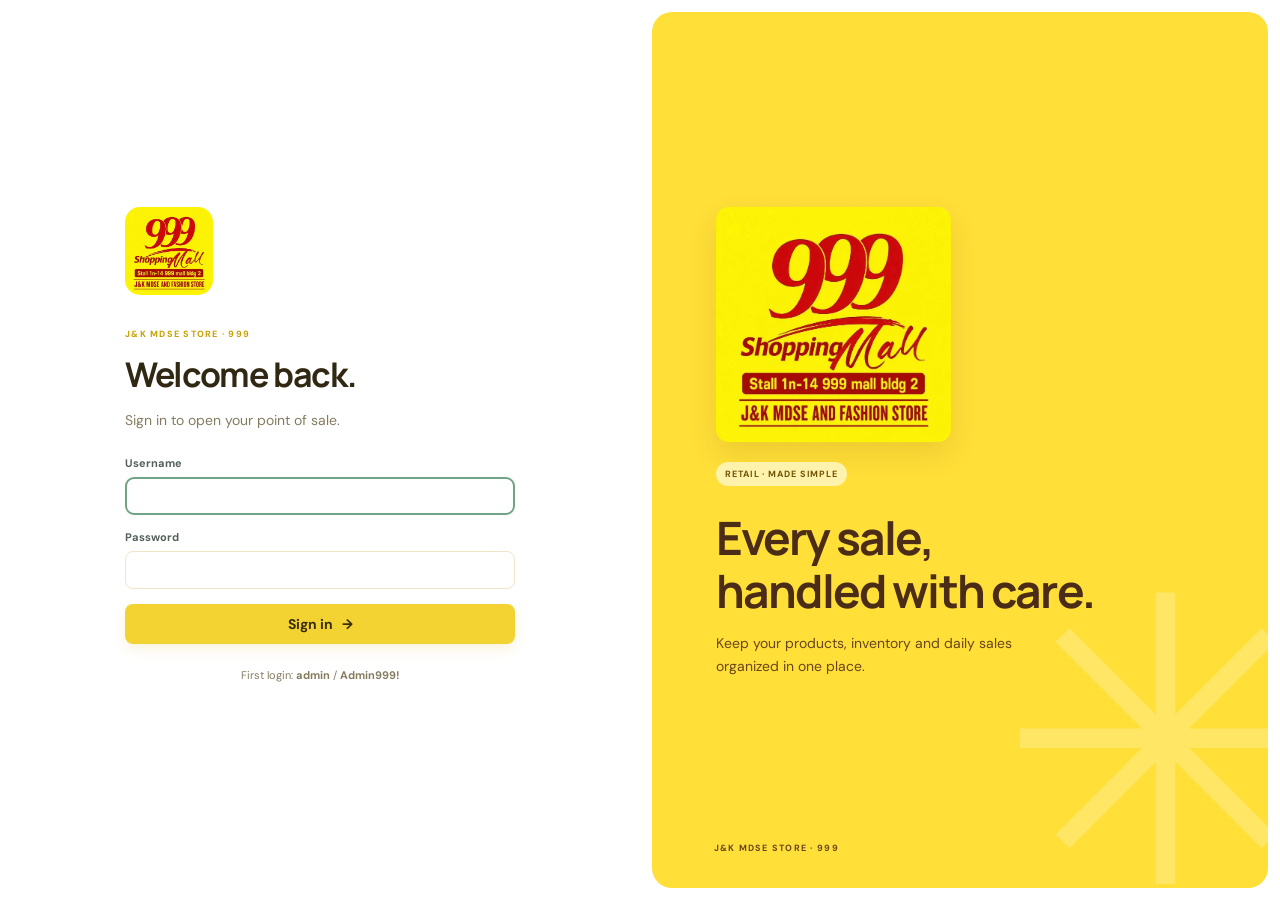
<file: POS J&K MDSE 999/index.html>
<!doctype html>
<html lang="en">
<head>
<meta charset="utf-8"><meta name="viewport" content="width=device-width,initial-scale=1"><meta name="theme-color" content="#ffdf38"><title>J&K MDSE · Point of Sale</title>
<style>
@import url('https://fonts.googleapis.com/css2?family=DM+Sans:wght@400;500;600;700&family=Manrope:wght@500;600;700;800&display=swap');
:root{--green:#176b50;--deep:#153c2e;--mint:#e9f3ed;--ink:#202a25;--muted:#84918a;--line:#e8ede9;--bg:#f6f8f6;--white:#fff;--orange:#bd754e;--red:#b74e43;--shadow:0 12px 35px #1c38260d}*{box-sizing:border-box}body{margin:0;color:var(--ink);background:var(--bg);font:14px 'DM Sans',sans-serif}button,input,select,textarea{font:inherit}button{cursor:pointer}h1,h2,h3{font-family:Manrope,sans-serif;letter-spacing:-.04em}h1{font-size:28px;margin:5px 0 0}h2{font-size:23px;margin:0 0 8px}h3{font-size:17px;margin:3px 0}.muted{color:var(--muted)}.tiny{font-size:11px}.hidden{display:none!important}.login{min-height:100vh;display:grid;grid-template-columns:1fr 1fr;background:#fff}.login-box{width:min(390px,calc(100% - 42px));margin:auto}.mark{height:48px;width:48px;border-radius:14px;background:var(--green);color:#fff;display:grid;place-items:center;font:800 17px Manrope;margin-bottom:28px}.mark span{color:#deb971}.eyebrow,.crumb,.nav-label,.stat-label{font-size:9px;font-weight:700;letter-spacing:.14em;color:#91a098}.login-box h1{font-size:34px;margin:10px 0}.login-box form{display:grid;gap:15px;margin-top:27px}.field{display:grid;gap:7px;color:#536159;font-size:11px;font-weight:700}.field input,.field select,.field textarea,.control{width:100%;border:1px solid var(--line);border-radius:8px;padding:11px 12px;background:#fff;color:var(--ink);outline-color:#70a485}.btn{border:0;border-radius:8px;padding:11px 16px;background:#fff;color:#526159;font-weight:700;display:inline-flex;align-items:center;justify-content:center;gap:9px}.btn.primary{background:var(--green);color:#fff;box-shadow:0 5px 13px #176b5022}.btn.primary:hover{background:#10583f}.btn.soft{background:var(--mint);color:var(--green)}.btn.danger{color:var(--red);background:#fff0ed}.btn:disabled{opacity:.45;cursor:not-allowed}.btn.wide{width:100%}.login-art{margin:12px;border-radius:20px;background:var(--deep);color:#fff;display:flex;align-items:center;padding:10%;position:relative;overflow:hidden}.login-art:after{content:'✳';position:absolute;font-size:400px;color:#ffffff08;right:-65px;bottom:-120px}.login-art h2{font-size:46px;line-height:1.15;margin:26px 0 10px}.login-art p{color:#c2d3c9;line-height:1.7;max-width:340px}.login-foot{position:absolute;bottom:34px;left:10%;font-size:9px;letter-spacing:.14em;color:#b4c7bc;font-weight:700}.shell{min-height:100vh}.sidebar{position:fixed;inset:0 auto 0 0;width:235px;background:#fff;border-right:1px solid var(--line);padding:23px 15px;display:flex;flex-direction:column;z-index:3}.brand{display:flex;align-items:center;gap:11px;padding:0 8px;text-decoration:none;color:var(--ink);font:800 12px Manrope;letter-spacing:.04em}.brand-icon{width:40px;height:40px;border-radius:12px;background:var(--green);display:grid;place-items:center;color:white;font-size:14px}.brand-icon span{color:#deb971}.brand small{display:block;margin-top:4px;color:#9ba59f;font:700 8px 'DM Sans';letter-spacing:.13em}.nav-label{margin:40px 11px 11px}.nav{height:42px;display:flex;align-items:center;gap:13px;padding:0 12px;text-decoration:none;border-radius:8px;color:#78837c;font-size:13px;margin:2px 0}.nav .ico{width:17px;text-align:center;font-size:16px}.nav:hover,.nav.active{background:#edf5f0;color:var(--green);font-weight:700}.side-bottom{margin-top:auto}.user-chip{border-top:1px solid var(--line);padding:13px 5px 8px;display:grid;grid-template-columns:34px 1fr;grid-template-rows:18px 14px;align-items:center}.avatar{grid-row:1/3;width:29px;height:29px;border-radius:50%;background:#f4e9df;color:#986847;display:grid;place-items:center;font-weight:700}.user-chip b{font-size:11px}.user-chip small{font-size:9px;color:#98a39d;letter-spacing:.1em}.main{margin-left:235px;padding:29px 42px 18px;max-width:1650px;min-height:100vh}.topbar{display:flex;justify-content:space-between;align-items:center;margin-bottom:25px}.crumb{font-size:9px}.topbar h1{font-size:27px}.panel,.stat{background:white;border:1px solid var(--line);border-radius:12px;box-shadow:var(--shadow)}.panel{padding:20px}.welcome{border-radius:14px;background:#eaf3ed;padding:27px 32px;display:flex;align-items:center;justify-content:space-between;margin-bottom:17px;min-height:145px}.welcome h2{margin:12px 0 5px}.welcome p{margin:0;color:#78857d}.badge{display:inline-block;border-radius:30px;padding:6px 9px;background:#dcebe1;color:var(--green);font-size:9px;letter-spacing:.1em;font-weight:700}.spark{font-size:94px;color:#d6e7dc;margin-right:6%}.stats{display:grid;grid-template-columns:repeat(3,1fr);gap:13px;margin-bottom:16px}.stat{padding:18px 20px;position:relative;min-height:112px}.stat-label{font-size:9px}.stat strong{display:block;font:700 25px Manrope;margin:7px 0 3px}.stat small{color:var(--muted);font-size:10px}.stat-ico{position:absolute;right:16px;top:18px;width:31px;height:31px;border-radius:9px;background:var(--mint);color:var(--green);display:grid;place-items:center;font-weight:700}.grid2{display:grid;grid-template-columns:1.1fr .9fr;gap:15px}.panel-head{display:flex;justify-content:space-between;align-items:center;margin-bottom:15px}.panel-head h3{font-size:17px}.link{background:none;border:0;color:var(--green);font-size:11px;font-weight:700}.stock-row{display:flex;align-items:center;gap:10px;padding:10px 0;border-top:1px solid #f0f2f0}.stock-row b{flex:1;font-size:11px}.stock-count{font-size:10px;background:#fff4dd;color:#ac7830;border-radius:20px;padding:5px 8px}.quick-row{display:flex;align-items:center;gap:11px;padding:11px 2px;border-top:1px solid #f0f2f0;text-decoration:none;color:var(--ink)}.quick-row b{font-size:11px}.quick-row small{display:block;color:var(--muted);font-size:10px;margin-top:3px}.quick-icon{width:32px;height:32px;border-radius:9px;background:var(--mint);display:grid;place-items:center;color:var(--green)}.quick-row .arr{margin-left:auto;color:#95a29a}footer{margin-top:25px;border-top:1px solid var(--line);padding:14px 2px 0;color:#9aa49e;font-size:9px;letter-spacing:.1em;font-weight:700}.right{float:right}.toolbar{display:flex;justify-content:space-between;align-items:center;margin:0 0 14px;gap:12px}.search{display:flex;align-items:center;gap:9px;width:min(340px,100%);padding:0 12px;border:1px solid var(--line);border-radius:8px;background:#fff;height:40px;color:#97a19b}.search input{border:0;outline:0;flex:1;font-size:11px;min-width:0}.table-wrap{overflow:auto;padding:3px 18px}table{width:100%;border-collapse:collapse;min-width:630px;text-align:left}th{height:43px;border-bottom:1px solid var(--line);font-size:9px;letter-spacing:.12em;color:#929d96}td{padding:12px 5px;border-bottom:1px solid #f0f2f0;font-size:11px;color:#67736c}tbody tr:last-child td{border-bottom:0}td b{color:#2c3831}td small{display:block;color:#9aa49e;font-size:9px;margin-top:3px}.pill{padding:5px 8px;border-radius:20px;font-size:9px;font-weight:700}.ok{color:#397f58;background:#e9f5ed}.warn{color:#a8762e;background:#fff4dd}.actions{display:flex;gap:5px;justify-content:flex-end}.text-btn{border:0;background:none;color:var(--green);font-size:10px;font-weight:700;padding:5px}.text-btn.red{color:var(--red)}.empty{text-align:center;color:#98a39c;padding:26px!important}.filters{display:flex;align-items:end;gap:11px;margin-bottom:14px;flex-wrap:wrap}.filters .field{min-width:145px;flex:1}.pos-grid{display:grid;grid-template-columns:minmax(0,1fr) 350px;gap:15px;align-items:start}.catalog{padding:18px}.product-grid{display:grid;grid-template-columns:repeat(auto-fill,minmax(145px,1fr));gap:10px}.product-card{position:relative;border:1px solid var(--line);border-radius:10px;padding:10px;background:#fff;min-height:178px;display:flex;flex-direction:column;text-align:left;color:var(--ink);transition:.15s}.product-card:hover{border-color:#83b397;transform:translateY(-1px);box-shadow:0 6px 15px #176b5011}.product-img{width:100%;height:85px;object-fit:cover;border-radius:7px;background:#edf3ef;margin-bottom:9px}.product-placeholder{display:grid;place-items:center;color:var(--green);font-size:27px}.product-card b{font-size:11px}.product-card small{font-size:9px;color:var(--muted);margin-top:3px}.product-card strong{color:var(--green);margin-top:auto;padding-top:8px;font-size:11px}.product-card em{position:absolute;right:11px;bottom:11px;font-size:9px;color:#9aa39d;font-style:normal}.cart{padding:17px;position:sticky;top:15px}.count{background:#e8f3ec;color:var(--green);padding:3px 7px;border-radius:20px;font-size:10px;margin-left:4px}.cart-list{max-height:285px;overflow:auto}.cart-item{display:grid;grid-template-columns:1fr auto;gap:6px;padding:10px 0;border-bottom:1px solid #eff2ef}.cart-item b{font-size:10px}.cart-item small{display:block;color:var(--muted);font-size:9px;margin-top:4px}.qty{display:flex;gap:6px;align-items:center}.qty button{width:22px;height:22px;border:1px solid var(--line);border-radius:5px;background:#fff}.qty span{font-size:10px}.cart-item>strong{grid-column:2;text-align:right;color:var(--green);font-size:10px}.discount-row{display:grid;grid-template-columns:1.4fr 1fr;gap:8px;margin-top:14px}.discount-row .field{font-size:10px}.totals{border-top:1px solid var(--line);margin-top:14px;padding-top:9px}.total-row{display:flex;justify-content:space-between;padding:5px 0;color:#7c8981;font-size:10px}.total-row b{color:#344139}.total-row.grand{border-top:1px solid var(--line);margin-top:5px;padding-top:10px;color:var(--ink);font-size:12px}.total-row.grand b{font:700 17px Manrope;color:var(--green)}.tender{display:grid;gap:6px;font-size:10px;color:#5e6b63;margin:12px 0 6px}.tender input{padding:10px;border:1px solid var(--line);border-radius:7px}.change{display:flex;justify-content:space-between;padding:6px 0 11px;font-size:10px;color:#76837b}.modal-backdrop{position:fixed;inset:0;background:#14251d99;z-index:10;display:grid;place-items:center;padding:15px}.modal{width:min(500px,100%);max-height:92vh;overflow:auto;background:#fff;border-radius:14px;padding:22px;box-shadow:0 25px 80px #10291d50}.modal.wide-modal{width:min(760px,100%)}.modal-title{display:flex;justify-content:space-between;align-items:center;margin-bottom:16px}.modal-title h3{margin:0}.close{border:0;background:#f1f4f1;border-radius:50%;width:30px;height:30px}.form-grid{display:grid;grid-template-columns:1fr 1fr;gap:12px}.form-grid .full{grid-column:1/-1}.photo-preview{height:90px;width:90px;object-fit:cover;border-radius:10px;background:#edf3ef}.modal-actions{display:flex;justify-content:flex-end;gap:8px;margin-top:18px}.toast{position:fixed;right:22px;top:18px;z-index:30;background:#173f30;color:white;border-radius:9px;padding:12px 16px;box-shadow:var(--shadow);font-size:12px;max-width:min(400px,calc(100% - 30px))}.toast.error{background:#9e4037}.receipt{width:min(430px,100%);background:white;margin:0 auto;padding:30px 34px;box-shadow:var(--shadow)}.receipt-wrap{background:#f3f6f3;min-height:75vh;padding:16px}.receipt-mark{margin:0 auto 10px;width:40px;height:40px;border-radius:12px;background:var(--green);color:#fff;display:grid;place-items:center;font:800 14px Manrope}.receipt h2{text-align:center;font-size:18px;margin:4px}.receipt .muted{text-align:center;font-size:10px}.receipt .eyebrow{text-align:center}.receipt hr{border:0;border-top:1px dashed #dce3dd;margin:14px 0}.receipt-meta{display:grid;grid-template-columns:1fr 1.3fr;gap:7px;font-size:10px}.receipt-meta span{color:#8a968e}.receipt-meta b{text-align:right}.receipt-line{display:grid;grid-template-columns:1.2fr 1fr auto;gap:5px;padding:5px 0;font-size:10px}.receipt-line span:last-of-type{text-align:right}.receipt-line.header{font-size:8px;color:#98a19b;font-weight:700;letter-spacing:.1em}.receipt-totals>div{display:flex;justify-content:space-between;padding:5px 0;font-size:10px}.receipt-totals .grand{font-weight:700;font-size:12px}.receipt-thanks{text-align:center;color:var(--green);font-weight:700;margin-top:18px}.error-box{background:#fff1ed;border:1px solid #f0d0c5;color:#9d4f3d;padding:10px 12px;border-radius:8px;font-size:11px;margin:10px 0}.segmented{display:flex;background:#eef2ef;border-radius:9px;padding:3px;gap:2px}.segmented button{border:0;background:transparent;color:#718077;padding:8px 11px;border-radius:7px;font-size:10px;font-weight:700}.segmented button.active{background:white;color:var(--green);box-shadow:0 1px 3px #0001}.report-stat{display:flex;gap:14px;margin:14px 0}.report-stat .stat{flex:1}.alert-note{font-size:10px;color:#9c7955;background:#fff6e8;padding:9px;border-radius:8px;margin:9px 0}
@media(max-width:1100px){.main{padding:24px}.sidebar{width:205px}.main{margin-left:205px}.pos-grid{grid-template-columns:1fr}.cart{position:static}.grid2{grid-template-columns:1fr}}@media(max-width:700px){.sidebar{width:62px;padding:17px 7px}.brand{padding:0;justify-content:center}.brand>span,.nav-label,.nav>span:last-child,.user-chip b,.user-chip small{display:none}.nav{justify-content:center;padding:0}.user-chip{grid-template-columns:1fr;justify-items:center}.avatar{grid-row:auto}.main{margin-left:62px;padding:19px 13px}.topbar h1{font-size:22px}.stats{grid-template-columns:1fr}.stat{min-height:90px}.welcome{padding:18px}.spark{font-size:65px}.welcome h2{font-size:19px}.toolbar{align-items:stretch;flex-direction:column}.search{width:100%}.product-grid{grid-template-columns:repeat(2,minmax(0,1fr))}.product-card{min-height:165px}.filters{align-items:stretch}.filters .field{min-width:calc(50% - 8px)}.login{grid-template-columns:1fr}.login-art{display:none}.login-box{padding:45px 0}.form-grid{grid-template-columns:1fr}.form-grid .full{grid-column:auto}}
@media print{body{background:#fff}.sidebar,.topbar,.receipt-actions,footer,.no-print{display:none!important}.main{margin:0;padding:0}.receipt-wrap{padding:0;background:#fff}.receipt{box-shadow:none;margin:0 auto;width:78mm;padding:6mm}.receipt button{display:none}}
/* J&K Store palette and supplied brand image */
:root{--green:#c6a000;--deep:#ffdf38;--mint:#fff5c4;--ink:#302813;--muted:#857c60;--line:#eee6c7;--bg:#fffdf5;--orange:#a94a32;--red:#b13b2d}
.btn.primary{background:#f3d332;color:#392d08;box-shadow:0 5px 13px #d1a70024}.btn.primary:hover{background:#e6c21f}.badge{background:#fff0a6;color:#765d00}.login-art{background:#ffdf38;color:#4a2c17}.login-art p{color:#69451e}.login-foot{color:#68451f}.login-art:after{color:#ffffff38}.login-art .badge{background:#fff2ad!important;color:#705300!important}.brand-icon{overflow:hidden;background:#fff}.brand-icon img{width:100%;height:100%;object-fit:cover;border-radius:inherit}.mark.photo-mark{width:88px;height:88px;padding:0;border-radius:15px;overflow:hidden;background:#fff}.photo-mark img{display:block;width:100%;height:100%;object-fit:cover}.login-store-poster{display:block;width:min(235px,75%);height:auto;object-fit:contain;border-radius:13px;margin:0 0 20px;box-shadow:0 12px 28px #6c4b0020}.nav:hover,.nav.active{background:#fff4ba;color:#765d00}.welcome{background:#fff3aa}.quick-icon,.product-placeholder{background:#fff4ba;color:#8a6d00}.btn.soft{background:#fff4ba;color:#765d00}.total-row.grand b,.product-card strong,.link,.text-btn{color:#856600}.stat-ico{background:#fff1a5;color:#876900}.stock-count{background:#fff4d3;color:#986d12}.receipt-mark,.mark{color:#553c00}
</style></head>
<body><div id="app"></div><div id="modalRoot"></div><div id="toastRoot"></div>
<script>
(()=>{'use strict';
const KEY='jkmdse999_offline_v1';let db,session=null,page='dashboard',cart={},currentReceipt=null,filters={q:'',from:'',to:'',cashier:''};
const esc=s=>String(s??'').replace(/[&<>"']/g,c=>({'&':'&amp;','<':'&lt;','>':'&gt;','"':'&quot;',"'":'&#39;'}[c]));
const cash=n=>'₱'+Number(n||0).toLocaleString('en-PH',{minimumFractionDigits:2,maximumFractionDigits:2});
const dateTime=d=>new Date(d).toLocaleString('en-PH',{dateStyle:'medium',timeStyle:'short'});
const localDay=value=>{let d=new Date(value);return `${d.getFullYear()}-${String(d.getMonth()+1).padStart(2,'0')}-${String(d.getDate()).padStart(2,'0')}`};
function load(){try{db=JSON.parse(localStorage.getItem(KEY)||'null')}catch{db=null}if(!db||!Array.isArray(db.users))db={users:[{id:'u-admin',username:'admin',password:'Admin999!',name:'Store Administrator',role:'ADMIN',active:true}],products:[],sales:[],seq:1001};save()}
function save(){localStorage.setItem(KEY,JSON.stringify(db))}
function toast(msg,error=false){const r=document.getElementById('toastRoot');r.innerHTML=`<div class="toast ${error?'error':''}">${esc(msg)}</div>`;setTimeout(()=>r.innerHTML='',3000)}
const admin=()=>session?.role==='ADMIN';
function login(user){session={id:user.id,username:user.username,name:user.name,role:user.role};page=admin()?'dashboard':'sale';render()}
function logout(){session=null;cart={};currentReceipt=null;page='login';render()}
function activeProducts(){return db.products.filter(p=>p.active)}
function navLink(p,label,icon){return `<a href="#${p}" class="nav ${page===p?'active':''}" onclick="POS.go('${p}');return false"><span class="ico">${icon}</span><span>${label}</span></a>`}
function shell(content){return `<div class="shell"><aside class="sidebar"><a class="brand" href="#dashboard" onclick="POS.go('${admin()?'dashboard':'sale'}');return false"><b class="brand-icon"><img src="store-logo.jpg" alt="J&amp;K MDSE logo"></b><span>MDSE STORE<small>999 · POINT OF SALE</small></span></a><p class="nav-label">WORKSPACE</p>${admin()?navLink('dashboard','Overview','▦'):''}${navLink('sale','New sale','◈')}${admin()?navLink('products','Products','▤'):''}${admin()?navLink('users','Team','♙'):''}${navLink('history',admin()?'Transactions':'My transactions','◷')}${admin()?navLink('reports','Reports','▥'):''}<div class="side-bottom"><div class="user-chip"><i class="avatar">${esc((session?.name||'U').slice(0,1).toUpperCase())}</i><b>${esc(session?.name)}</b><small>${esc(session?.role)}</small></div><a href="#logout" class="nav" onclick="POS.logout();return false"><span class="ico">↪</span><span>Sign out</span></a></div></aside><main class="main">${content}<footer>J&amp;K MDSE STORE <span>·</span> 999 <span class="right">OFFLINE POINT OF SALE</span></footer></main></div>`}
function header(crumb,title,extra=''){return `<header class="topbar"><div><span class="crumb">${crumb}</span><h1>${title}</h1></div>${extra}</header>`}
function render(){const app=document.getElementById('app');if(!session){app.innerHTML=loginView();return}if(!admin()&&!['sale','history','receipt'].includes(page))page='sale';let view={dashboard:dashboardView,products:productsView,users:usersView,sale:saleView,history:historyView,reports:reportsView,receipt:receiptView}[page]||dashboardView;app.innerHTML=shell(view());}
function loginView(){return `<div class="login"><main class="login-box"><div class="mark photo-mark"><img src="store-logo.jpg" alt="J&amp;K MDSE Store 999"></div><span class="eyebrow" style="color:var(--green)">J&amp;K MDSE STORE · 999</span><h1>Welcome back.</h1><p class="muted">Sign in to open your point of sale.</p><form onsubmit="POS.signIn(event)"><label class="field">Username<input name="username" autocomplete="username" required autofocus></label><label class="field">Password<input type="password" name="password" autocomplete="current-password" required></label><button class="btn primary wide">Sign in <span>→</span></button></form><p class="tiny muted" style="text-align:center;margin-top:24px">First login: <b>admin</b> / <b>Admin999!</b></p></main><aside class="login-art"><div><img class="login-store-poster" src="store-logo.jpg" alt="J&amp;K MDSE Store 999"><span class="badge" style="background:#ffffff1c;color:#d9e9de">RETAIL · MADE SIMPLE</span><h2>Every sale,<br>handled with care.</h2><p>Keep your products, inventory and daily sales organized in one place.</p></div><div class="login-foot">J&amp;K MDSE STORE · 999</div></aside></div>`}
function dashboardView(){let today=localDay(new Date()),sales=db.sales.filter(s=>localDay(s.date)===today),gross=sales.reduce((a,s)=>a+s.total,0),low=activeProducts().filter(p=>p.stock<=5).sort((a,b)=>a.stock-b.stock).slice(0,6);return `${header('WORKSPACE / OVERVIEW',`Good day, ${esc(session.name)}`,`<button class="btn primary" onclick="POS.go('sale')">＋ New sale</button>`)}<section class="welcome"><div><span class="badge">STORE OVERVIEW</span><h2>Your business at a glance.</h2><p>Here’s what’s happening at J&amp;K MDSE today.</p></div><div class="spark">✳</div></section><section class="stats"><article class="stat"><span class="stat-label">TODAY’S SALES</span><strong>${cash(gross)}</strong><small>Gross sales today</small><i class="stat-ico">₱</i></article><article class="stat"><span class="stat-label">TRANSACTIONS</span><strong>${sales.length}</strong><small>Completed today</small><i class="stat-ico">↗</i></article><article class="stat"><span class="stat-label">ACTIVE PRODUCTS</span><strong>${activeProducts().length}</strong><small>Listed in inventory</small><i class="stat-ico">▤</i></article></section><section class="grid2"><article class="panel"><div class="panel-head"><div><span class="eyebrow">INVENTORY WATCH</span><h3>Needs attention</h3></div><button class="link" onclick="POS.go('products')">View inventory →</button></div>${low.length?low.map(p=>`<div class="stock-row"><span class="quick-icon">▧</span><b>${esc(p.name)}</b><span class="stock-count">${p.stock} left</span></div>`).join(''):'<div class="empty">All stocked up. No low inventory items.</div>'}</article><article class="panel"><span class="eyebrow">QUICK ACTIONS</span><h3 style="margin:5px 0 12px">Make it happen.</h3>${[['sale','＋','Start a new sale','Ring up a customer'],['products','▤','Manage products','Update your inventory'],['reports','▥','View reports','See sales performance']].map(([p,i,t,s])=>`<a class="quick-row" href="#${p}" onclick="POS.go('${p}');return false"><i class="quick-icon">${i}</i><span><b>${t}</b><small>${s}</small></span><span class="arr">→</span></a>`).join('')}</article></section>`}
function productsView(){let q=(filters.q||'').toLowerCase(),list=activeProducts().filter(p=>(p.name+' '+p.category).toLowerCase().includes(q));return `${header('WORKSPACE / INVENTORY','Products')}<div class="toolbar"><label class="search">⌕<input placeholder="Search product or category" value="${esc(filters.q)}" oninput="POS.search(this.value)"></label><button class="btn primary" onclick="POS.productModal()">＋ Add product</button></div><div class="panel table-wrap"><table><thead><tr><th>PRODUCT</th><th>CATEGORY</th><th>PRICE</th><th>STOCK</th><th>STATUS</th><th></th></tr></thead><tbody>${list.length?list.map(p=>`<tr><td><b>${p.image?`<img src="${p.image}" style="width:34px;height:34px;object-fit:cover;border-radius:7px;vertical-align:middle;margin-right:8px">`:''}${esc(p.name)}</b><small>SKU #${esc(p.id)}</small></td><td>${esc(p.category)}</td><td>${cash(p.price)}</td><td>${p.stock}</td><td><span class="pill ${p.stock<=5?'warn':'ok'}">${p.stock<=0?'Out of stock':p.stock<=5?'Low stock':'In stock'}</span></td><td><div class="actions"><button class="text-btn" onclick="POS.productModal('${p.id}')">Edit</button><button class="text-btn red" onclick="POS.deleteProduct('${p.id}')">Remove</button></div></td></tr>`).join(''):'<tr><td colspan="6" class="empty">No products found. Add your first item.</td></tr>'}</tbody></table></div>`}
function usersView(){return `${header('WORKSPACE / TEAM','Team members',`<button class="btn primary" onclick="POS.userModal()">＋ Add user</button>`)}<div class="panel table-wrap"><table><thead><tr><th>NAME</th><th>USERNAME</th><th>ROLE</th><th>STATUS</th><th></th></tr></thead><tbody>${db.users.map(u=>`<tr><td><b>${esc(u.name)}</b></td><td>${esc(u.username)}</td><td>${esc(u.role)}</td><td><span class="pill ${u.active?'ok':'warn'}">${u.active?'Active':'Inactive'}</span></td><td><div class="actions"><button class="text-btn" onclick="POS.userModal('${u.id}')">Edit</button><button class="text-btn ${u.active?'red':''}" ${u.id===session.id?'disabled':''} onclick="POS.toggleUser('${u.id}')">${u.active?'Deactivate':'Activate'}</button></div></td></tr>`).join('')}</tbody></table></div>`}
function saleView(){let products=activeProducts().filter(p=>p.stock>0&&(p.name+' '+p.category).toLowerCase().includes((filters.q||'').toLowerCase()));let entries=Object.entries(cart),count=entries.reduce((a,[,x])=>a+x.qty,0),subtotal=entries.reduce((a,[,x])=>a+x.price*x.qty,0),type=document.getElementById('discountType')?.value||'NONE',value=Number(document.getElementById('discountValue')?.value||0),discount=type==='PERCENT'?subtotal*Math.min(value,100)/100:type==='FIXED'?Math.min(value,subtotal):0,total=subtotal-discount,paid=Number(document.getElementById('paid')?.value||0);return `${header('POINT OF SALE / CHECKOUT','New sale',`<button class="btn" onclick="POS.go('history')">◷ Recent sales</button>`)}<div class="pos-grid"><section class="catalog panel"><div class="panel-head"><div><span class="eyebrow">PRODUCT CATALOG</span><h3>Choose items</h3></div><label class="search" style="width:210px;height:36px">⌕<input placeholder="Search products" value="${esc(filters.q)}" oninput="POS.search(this.value,'sale')"></label></div><div class="product-grid">${products.length?products.map(p=>`<button class="product-card" onclick="POS.addCart('${p.id}')">${p.image?`<img class="product-img" src="${p.image}" alt="${esc(p.name)}">`:'<span class="product-img product-placeholder">▧</span>'}<b>${esc(p.name)}</b><small>${esc(p.category)}</small><strong>${cash(p.price)}</strong><em>${p.stock} available</em></button>`).join(''):'<div class="empty">No products in stock. Ask an admin to update inventory.</div>'}</div></section><aside class="cart panel"><div class="panel-head"><div><span class="eyebrow">CURRENT ORDER</span><h3>Cart <span class="count">${count}</span></h3></div><button class="link" onclick="POS.clearCart()">Clear</button></div><div class="cart-list">${entries.length?entries.map(([id,x])=>`<div class="cart-item"><div><b>${esc(x.name)}</b><small>${cash(x.price)} each</small></div><div class="qty"><button onclick="POS.qty('${id}',-1)">−</button><span>${x.qty}</span><button onclick="POS.qty('${id}',1)">+</button></div><strong>${cash(x.price*x.qty)}</strong></div>`).join(''):'<div class="empty">Select products to start an order.</div>'}</div><div class="discount-row"><label class="field">Discount<select id="discountType" class="control" onchange="POS.refreshSale()"><option value="NONE" ${type==='NONE'?'selected':''}>No discount</option><option value="PERCENT" ${type==='PERCENT'?'selected':''}>Percent (%)</option><option value="FIXED" ${type==='FIXED'?'selected':''}>Fixed (₱)</option></select></label><label class="field">Value<input id="discountValue" class="control" type="number" min="0" step="0.01" value="${value}" ${type==='NONE'?'disabled':''} oninput="POS.refreshSale()"></label></div><div class="totals"><div class="total-row"><span>Subtotal</span><b>${cash(subtotal)}</b></div><div class="total-row"><span>Discount</span><b>− ${cash(discount)}</b></div><div class="total-row grand"><span>Total due</span><b>${cash(total)}</b></div></div><label class="tender">Amount tendered<input id="paid" type="number" min="0" step="0.01" value="${paid||''}" placeholder="0.00" oninput="POS.refreshSale()"></label><div class="change"><span>Change</span><b>${cash(Math.max(0,paid-total))}</b></div><button class="btn primary wide" onclick="POS.checkout()" ${!entries.length?'disabled':''}>Complete sale →</button></aside></div>`}
function filteredSales(){let from=filters.from,to=filters.to,cashier=filters.cashier;return db.sales.filter(s=>(admin()||s.userId===session.id)&&(!from||localDay(s.date)>=from)&&(!to||localDay(s.date)<=to)&&(!admin()||!cashier||s.userId===cashier)).sort((a,b)=>new Date(b.date)-new Date(a.date))}
function historyView(){let sales=filteredSales();return `${header('WORKSPACE / SALES',admin()?'Transactions':'My transactions')}<form class="filters panel" onsubmit="POS.applyFilters(event)"><label class="field">From<input name="from" type="date" value="${esc(filters.from)}"></label><label class="field">To<input name="to" type="date" value="${esc(filters.to)}"></label>${admin()?`<label class="field">Cashier<select name="cashier"><option value="">All cashiers</option>${db.users.filter(u=>u.role==='CASHIER').map(u=>`<option value="${u.id}" ${filters.cashier===u.id?'selected':''}>${esc(u.name)}</option>`).join('')}</select></label>`:''}<button class="btn primary">Apply filters</button><button type="button" class="btn" onclick="POS.resetFilters()">Reset</button></form><div class="panel table-wrap"><table><thead><tr><th>TRANSACTION</th><th>DATE &amp; TIME</th><th>CASHIER</th><th>ITEMS</th><th>TOTAL</th><th></th></tr></thead><tbody>${sales.length?sales.map(s=>`<tr><td><b>${esc(s.number)}</b></td><td>${dateTime(s.date)}</td><td>${esc(s.cashier)}</td><td>${s.items.map(i=>`${esc(i.name)} × ${i.qty}`).join(", ")}</td><td><b>${cash(s.total)}</b></td><td><button class="text-btn" onclick="POS.openReceipt('${s.id}')">Receipt ↗</button></td></tr>`).join(''):'<tr><td colspan="6" class="empty">No transactions match your filters.</td></tr>'}</tbody></table></div>`}
function periodKey(date,period){let d=new Date(date);if(period==='day')return localDay(date);if(period==='month')return `${d.getFullYear()}-${String(d.getMonth()+1).padStart(2,'0')}`;if(period==='year')return String(d.getFullYear());let one=new Date(d.getFullYear(),0,1),week=Math.ceil((((d-one)/86400000)+one.getDay()+1)/7);return `${d.getFullYear()} · Week ${String(week).padStart(2,'0')}`}
function reportsView(){let period=document.body.dataset.period||'month',groups={};for(let s of db.sales){let k=periodKey(s.date,period);groups[k]??={period:k,count:0,sales:0};groups[k].count++;groups[k].sales+=s.total}let rows=Object.values(groups).sort((a,b)=>b.period.localeCompare(a.period)).slice(0,80),sum=rows.reduce((a,r)=>a+r.sales,0),count=rows.reduce((a,r)=>a+r.count,0);return `${header('WORKSPACE / ANALYTICS','Sales reports')}<div class="toolbar"><div class="segmented">${['day','week','month','year'].map(x=>`<button class="${period===x?'active':''}" onclick="POS.setPeriod('${x}')">${x[0].toUpperCase()+x.slice(1)}</button>`).join('')}</div><span class="muted tiny">Summary across ${rows.length} ${period} period${rows.length===1?'':'s'}</span></div><div class="report-stat"><article class="stat"><span class="stat-label">SALES TOTAL</span><strong>${cash(sum)}</strong></article><article class="stat"><span class="stat-label">TRANSACTIONS</span><strong>${count}</strong></article></div><div class="panel table-wrap"><table><thead><tr><th>PERIOD</th><th>TRANSACTIONS</th><th>SALES TOTAL</th></tr></thead><tbody>${rows.length?rows.map(r=>`<tr><td><b>${esc(r.period)}</b></td><td>${r.count}</td><td><b>${cash(r.sales)}</b></td></tr>`).join(''):'<tr><td colspan="3" class="empty">No sales recorded yet.</td></tr>'}</tbody></table></div>`}
function receiptView(){let s=currentReceipt||db.sales.find(x=>x.id===new URLSearchParams(location.hash.split('?')[1]||'').get('id'));if(!s){page='history';return historyView()}return `${header('SALES / RECEIPT',`Receipt ${esc(s.number)}`,`<div class="receipt-actions"><button class="btn" onclick="POS.go('history')">← Transactions</button><button class="btn primary" onclick="window.print()">Print receipt</button></div>`)}<div class="receipt-wrap"><article class="receipt"><div class="receipt-mark">J&amp;K</div><p class="eyebrow">J&amp;K MDSE STORE</p><h2>Store 999</h2><p class="muted">Thank you for shopping with us.</p><hr><div class="receipt-meta"><span>Transaction</span><b>${esc(s.number)}</b><span>Date</span><b>${dateTime(s.date)}</b><span>Cashier</span><b>${esc(s.cashier)}</b></div><hr><div class="receipt-line header"><span>ITEM</span><span>QTY × PRICE</span><span>AMOUNT</span></div>${s.items.map(i=>`<div class="receipt-line"><span>${esc(i.name)}</span><span>${i.qty} × ${cash(i.price)}</span><span>${cash(i.qty*i.price)}</span></div>`).join('')}<hr><div class="receipt-totals"><div><span>Subtotal</span><b>${cash(s.subtotal)}</b></div><div><span>Discount</span><b>− ${cash(s.discount)}</b></div><div class="grand"><span>TOTAL</span><b>${cash(s.total)}</b></div><div><span>Amount paid</span><b>${cash(s.paid)}</b></div><div><span>Change</span><b>${cash(s.change)}</b></div></div><hr><p class="receipt-thanks">We appreciate your visit!</p></article></div>`}
function modal(html){document.getElementById('modalRoot').innerHTML=`<div class="modal-backdrop" onclick="if(event.target===this)POS.closeModal()"><section class="modal">${html}</section></div>`}
function closeModal(){document.getElementById('modalRoot').innerHTML=''}
function productModal(id=''){let p=db.products.find(x=>x.id===id)||{name:'',price:'',category:'',stock:0,image:''};modal(`<div class="modal-title"><div><span class="eyebrow">INVENTORY</span><h3>${id?'Edit product':'Add product'}</h3></div><button class="close" onclick="POS.closeModal()">×</button></div><form onsubmit="POS.saveProduct(event,'${id}')"><div class="form-grid"><label class="field full">Product name<input name="name" required maxlength="120" value="${esc(p.name)}"></label><label class="field">Price (₱)<input name="price" type="number" min="0" step="0.01" required value="${esc(p.price)}"></label><label class="field">Stock quantity<input name="stock" type="number" min="0" step="1" required value="${esc(p.stock)}"></label><label class="field full">Category<input name="category" required value="${esc(p.category)}"></label><label class="field full">Product picture<input type="file" name="image" accept="image/*" onchange="POS.previewImage(this)"></label><img id="photoPreview" class="photo-preview ${p.image?'':'hidden'}" src="${p.image||''}" alt="Product preview"><input type="hidden" name="oldImage" value="${p.image||''}"></div><div class="modal-actions"><button type="button" class="btn" onclick="POS.closeModal()">Cancel</button><button class="btn primary">Save product</button></div></form>`)}
function userModal(id=''){let u=db.users.find(x=>x.id===id)||{username:'',name:'',role:'CASHIER',active:true};modal(`<div class="modal-title"><div><span class="eyebrow">ACCESS</span><h3>${id?'Edit team member':'Add team member'}</h3></div><button class="close" onclick="POS.closeModal()">×</button></div><form onsubmit="POS.saveUser(event,'${id}')"><div class="form-grid"><label class="field full">Full name<input name="name" required value="${esc(u.name)}"></label><label class="field full">Username<input name="username" required value="${esc(u.username)}"></label><label class="field full">Role<select name="role"><option value="CASHIER" ${u.role==='CASHIER'?'selected':''}>Cashier</option><option value="ADMIN" ${u.role==='ADMIN'?'selected':''}>Admin</option></select></label><label class="field full">${id?'New password (leave blank to keep current)':'Password'}<input name="password" type="password" ${id?'':'required'} minlength="6"></label></div><div class="modal-actions"><button type="button" class="btn" onclick="POS.closeModal()">Cancel</button><button class="btn primary">Save user</button></div></form>`)}
async function readImage(file){if(!file)return '';if(!file.type.startsWith('image/'))throw Error('Choose an image file.');return new Promise((resolve,reject)=>{const reader=new FileReader();reader.onerror=()=>reject(Error('Could not read image.'));reader.onload=()=>{const img=new Image();img.onerror=()=>reject(Error('Could not open image.'));img.onload=()=>{let scale=Math.min(1,500/Math.max(img.width,img.height)),canvas=document.createElement('canvas');canvas.width=Math.round(img.width*scale);canvas.height=Math.round(img.height*scale);canvas.getContext('2d').drawImage(img,0,0,canvas.width,canvas.height);resolve(canvas.toDataURL('image/jpeg',.78))};img.src=reader.result};reader.readAsDataURL(file)})}
async function saveProduct(e,id){e.preventDefault();let f=new FormData(e.target),old=f.get('oldImage'),image=old;try{if(f.get('image').size)image=await readImage(f.get('image'));let p={id:id||'p-'+Date.now(),name:f.get('name').trim(),price:Number(f.get('price')),category:f.get('category').trim(),stock:Number(f.get('stock')),image,active:true};if(id){let i=db.products.findIndex(x=>x.id===id);p.active=db.products[i].active;db.products[i]=p}else db.products.push(p);save();closeModal();render();toast('Product saved.')}catch(err){toast(err.message||'Image could not be saved.',true)}}
function saveUser(e,id){e.preventDefault();let f=new FormData(e.target),username=f.get('username').trim();if(db.users.some(u=>u.username.toLowerCase()===username.toLowerCase()&&u.id!==id)){toast('That username is already in use.',true);return}if(id){let u=db.users.find(x=>x.id===id);u.username=username;u.name=f.get('name').trim();u.role=f.get('role');if(f.get('password'))u.password=f.get('password')}else db.users.push({id:'u-'+Date.now(),username,password:f.get('password'),name:f.get('name').trim(),role:f.get('role'),active:true});save();closeModal();render();toast('User saved.')}
function checkout(){let entries=Object.entries(cart);if(!entries.length)return toast('Cart is empty.',true);let subtotal=entries.reduce((a,[,i])=>a+i.price*i.qty,0),type=document.getElementById('discountType').value,val=Number(document.getElementById('discountValue').value||0),discount=type==='PERCENT'?subtotal*val/100:type==='FIXED'?val:0,paid=Number(document.getElementById('paid').value);discount=Math.round(discount*100)/100;if(discount<0||discount>subtotal){toast('Discount must be between 0 and subtotal.',true);return}let total=Math.round((subtotal-discount)*100)/100;if(!Number.isFinite(paid)||paid<total){toast('Amount tendered must cover the total.',true);return}for(let [id,item] of entries){let p=db.products.find(x=>x.id===id&&x.active);if(!p||p.stock<item.qty){toast(`Insufficient stock for ${item.name}.`,true);return}}let sale={id:'s-'+Date.now()+'-'+Math.random().toString(16).slice(2,6),number:'JK'+String(db.seq++),userId:session.id,cashier:session.name,date:new Date().toISOString(),items:entries.map(([id,i])=>({productId:id,name:i.name,qty:i.qty,price:i.price})),subtotal,discount,total,paid,change:Math.round((paid-total)*100)/100};for(let [id,i] of entries)db.products.find(p=>p.id===id).stock-=i.qty;db.sales.push(sale);save();cart={};currentReceipt=sale;page='receipt';render();toast('Sale completed. Receipt is ready.')}
function addCart(id){let p=db.products.find(x=>x.id===id);if(!p||p.stock<=0)return;if(cart[id]){if(cart[id].qty>=p.stock){toast('Quantity exceeds available stock.',true);return}cart[id].qty++}else cart[id]={name:p.name,price:p.price,qty:1};render()}
function qty(id,d){if(!cart[id])return;let p=db.products.find(x=>x.id===id);cart[id].qty+=d;if(cart[id].qty<1)delete cart[id];else if(cart[id].qty>p.stock){cart[id].qty=p.stock;toast('Quantity adjusted to available stock.',true)}render()}
function deleteProduct(id){let p=db.products.find(x=>x.id===id);if(!p)return;if(!confirm(`Remove “${p.name}” from the catalog?`))return;p.active=false;save();render();toast('Product removed.')}
function toggleUser(id){let u=db.users.find(x=>x.id===id);if(!u||u.id===session.id)return;u.active=!u.active;save();render();toast(u.active?'User activated.':'User deactivated.')}
function applyFilters(e){e.preventDefault();let f=new FormData(e.target);filters.from=f.get('from')||'';filters.to=f.get('to')||'';filters.cashier=f.get('cashier')||'';render()}
function openReceipt(id){let s=db.sales.find(x=>x.id===id);if(!s||(!admin()&&s.userId!==session.id))return toast('Receipt is not available.',true);currentReceipt=s;page='receipt';render()}
function signIn(e){e.preventDefault();let f=new FormData(e.target),u=db.users.find(x=>x.active&&x.username.toLowerCase()===f.get('username').trim().toLowerCase()&&x.password===f.get('password'));if(!u){toast('Username or password is incorrect.',true);return}filters={q:'',from:'',to:'',cashier:''};login(u)}
function search(value,where='products'){filters.q=value;let cursor=where;render();let input=document.querySelector(where==='sale'?'.catalog .search input':'.toolbar .search input');if(input){input.focus();input.setSelectionRange(value.length,value.length)}}
function setPeriod(p){document.body.dataset.period=p;render()}
function refreshSale(){let active=document.activeElement,id=active?.id,start=active?.selectionStart,end=active?.selectionEnd,y=window.scrollY;render();if(id){let next=document.getElementById(id);if(next){next.focus();if(Number.isInteger(start)&&next.setSelectionRange)next.setSelectionRange(start,end)}}window.scrollTo(0,y)}
function go(p){page=p;filters.q='';if(p==='sale')cart=cart||{};render()}
function resetFilters(){filters.from='';filters.to='';filters.cashier='';render()}
function previewImage(input){let f=input.files?.[0];if(!f)return;const img=document.getElementById('photoPreview');img.src=URL.createObjectURL(f);img.classList.remove('hidden')}
window.POS={go,logout,signIn,search,productModal,userModal,closeModal,saveProduct,saveUser,previewImage,deleteProduct,toggleUser,addCart,qty,clearCart:()=>{cart={};render()},checkout,refreshSale,applyFilters,resetFilters,openReceipt,setPeriod};
load();render();window.addEventListener('storage',()=>{load();render()});
})();
</script>
</body></html>
</file>
